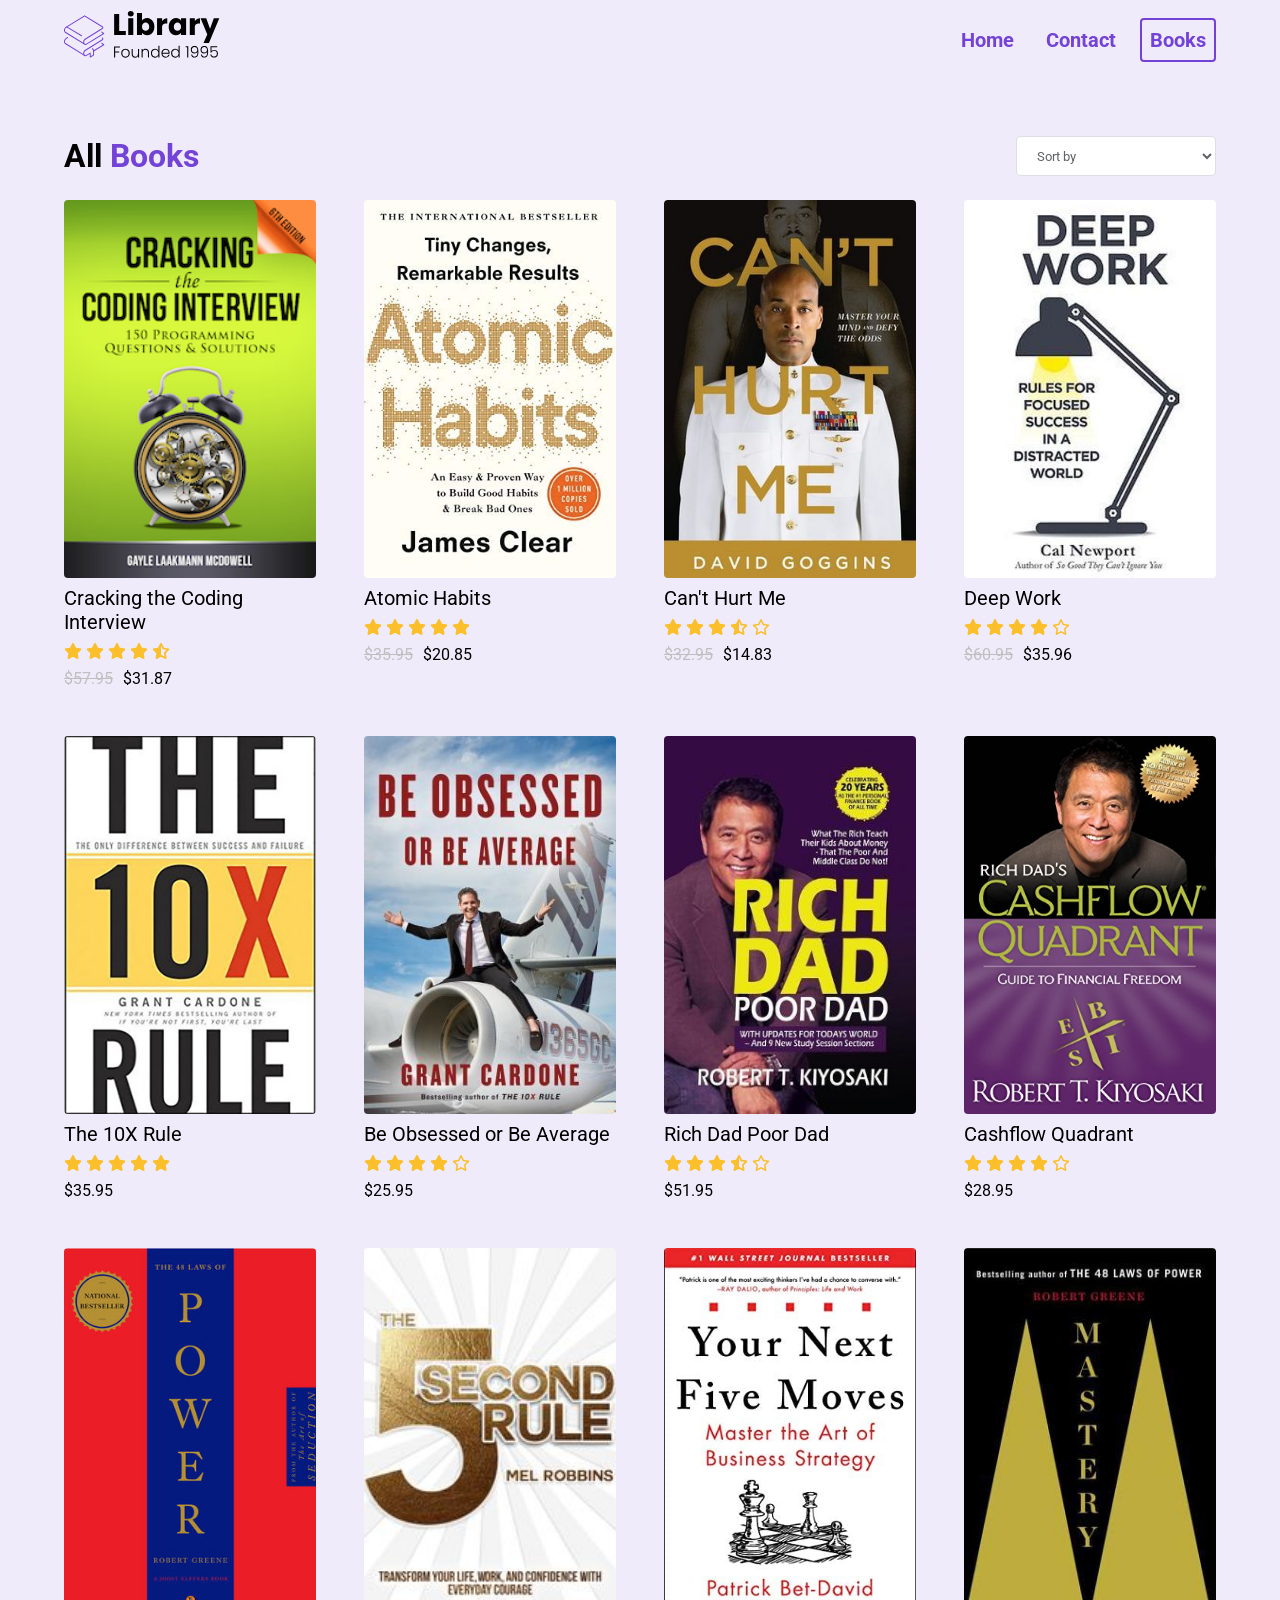
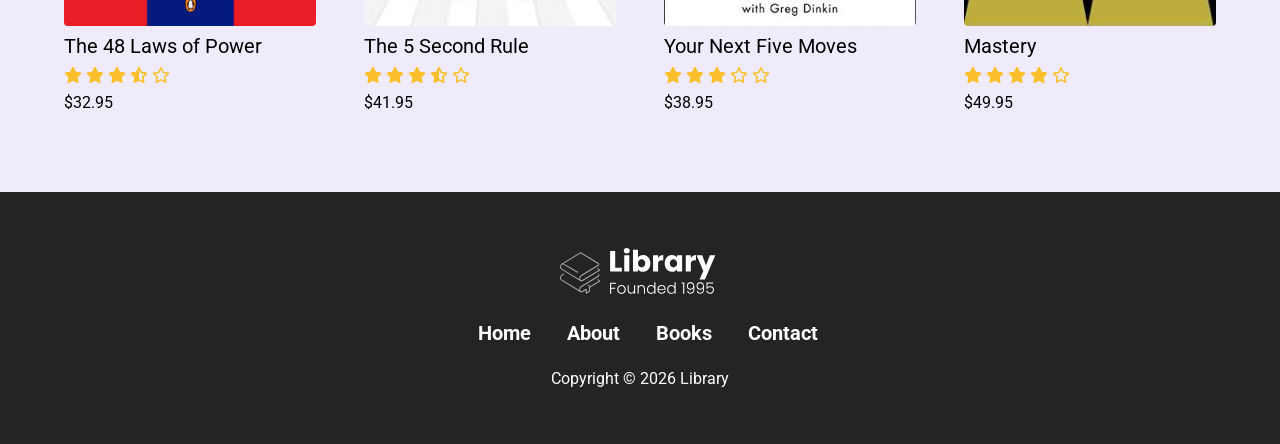
<file: books.html>
<!DOCTYPE html>
<html lang="en">

<head>
  <meta charset="UTF-8">
  <meta http-equiv="X-UA-Compatible" content="IE=edge">
  <meta name="viewport" content="width=device-width, initial-scale=1.0">
  <title>Library</title>
  <link rel="stylesheet" href="styles.css">
  <!-- UPDATE: using css version of font awesome so no need for kit -->
  <link rel="stylesheet" href="https://cdnjs.cloudflare.com/ajax/libs/font-awesome/6.4.0/css/all.min.css">
  <script src="index.js" defer></script>
  <script src="books.js" defer></script>
</head>

<body id="books__body">
  <section>
    <nav>
      <div class="nav__container">
        <a href="index.html"><img class="logo" src="assets/Library.svg" alt="Library logo"></a>
        <ul class="nav__links">
          <li><a href="index.html" class="nav__link">Home</a></li>
          <li><span class="nav__link no-cursor">Contact</span></li>
          <li><a href="books.html" class="nav__link nav__link--primary" aria-current="page">Books</a></li>
        </ul>
        <button class="btn__menu" onclick="openMenu()" aria-label="Open navigation menu">
          <i class="fas fa-bars"></i>
        </button>
        <div class="menu__backdrop">
          <button class="btn__menu btn__menu--close" onclick="closeMenu()" aria-label="Close menu">
            <i class="fas fa-times"></i>
          </button>
          <ul class="menu__links">
            <li class="menu__list">
              <a href="index.html" class="menu__link" onclick="closeMenu()">Home</a>
            </li>
            <li class="menu__list">
              <a href="books.html" class="menu__link" onclick="closeMenu()">Books</a>
            </li>
            <li class="menu__list">
              <a class="menu__link no-cursor" onclick="closeMenu()">Contacts</a>
            </li>
          </ul>
        </div>
      </div>
    </nav>
  </section>

  <main id="books__main">
    <section>
      <div class="container">
        <div class="row">
          <div class="books__header">
            <h2 class="section__title books__header--title">All <span class="purple">Books</span>
            </h2>
            <select id="filter" aria-label="Sort books">
              <option value="" disabled selected>Sort by</option>
              <option value="price-low">Price: Low to High</option>
              <option value="price-high">Price: High to Low</option>
              <option value="rating">Rating</option>
            </select>
          </div>
          <div class="books__loading" id="books-loading" role="status" hidden>
            <span class="books__loading--spinner" aria-hidden="true"></span>
            <p>Loading books...</p>
          </div>
          <div class="books" id="books-list">
<div class="book" data-price="31.87" data-rating="4.5">

              <figure class="book__img--wrapper">
                <img
                  class="book__img"
                  src="./assets/crack the coding interview.png"
                  alt="Cracking the Coding Interview"
                />
              </figure>

              <div class="book__title">
                Cracking the Coding Interview
              </div>

              <div class="book__ratings" role="img" aria-label="4.5 out of 5 stars">
                <i class="fa-solid fa-star" aria-hidden="true"></i>
                <i class="fa-solid fa-star" aria-hidden="true"></i>
                <i class="fa-solid fa-star" aria-hidden="true"></i>
                <i class="fa-solid fa-star" aria-hidden="true"></i>
                <i class="fa-solid fa-star-half-stroke" aria-hidden="true"></i>
              </div>

              <div class="book__price">
                <span class="book__price--normal">$57.95</span> $31.87
              </div>

            </div>
<div class="book" data-price="20.85" data-rating="5">

              <figure class="book__img--wrapper">
                <img
                  class="book__img"
                  src="./assets/atomic habits.jpg"
                  alt="Atomic Habits"
                />
              </figure>

              <div class="book__title">
                Atomic Habits
              </div>

              <div class="book__ratings" role="img" aria-label="5 out of 5 stars">
                <i class="fa-solid fa-star" aria-hidden="true"></i>
                <i class="fa-solid fa-star" aria-hidden="true"></i>
                <i class="fa-solid fa-star" aria-hidden="true"></i>
                <i class="fa-solid fa-star" aria-hidden="true"></i>
                <i class="fa-solid fa-star" aria-hidden="true"></i>
              </div>

              <div class="book__price">
                <span class="book__price--normal">$35.95</span> $20.85
              </div>

            </div>
<div class="book" data-price="14.83" data-rating="3.5">

              <figure class="book__img--wrapper">
                <img
                  class="book__img"
                  src="./assets/david goggins.jpeg"
                  alt="Can't Hurt Me"
                />
              </figure>

              <div class="book__title">
                Can't Hurt Me
              </div>

              <div class="book__ratings" role="img" aria-label="3.5 out of 5 stars">
                <i class="fa-solid fa-star" aria-hidden="true"></i>
                <i class="fa-solid fa-star" aria-hidden="true"></i>
                <i class="fa-solid fa-star" aria-hidden="true"></i>
                <i class="fa-solid fa-star-half-stroke" aria-hidden="true"></i>
                <i class="fa-regular fa-star" aria-hidden="true"></i>
              </div>

              <div class="book__price">
                <span class="book__price--normal">$32.95</span> $14.83
              </div>

            </div>
<div class="book" data-price="35.96" data-rating="4">

              <figure class="book__img--wrapper">
                <img
                  class="book__img"
                  src="./assets/deep work.jpeg"
                  alt="Deep Work"
                />
              </figure>

              <div class="book__title">
                Deep Work
              </div>

              <div class="book__ratings" role="img" aria-label="4 out of 5 stars">
                <i class="fa-solid fa-star" aria-hidden="true"></i>
                <i class="fa-solid fa-star" aria-hidden="true"></i>
                <i class="fa-solid fa-star" aria-hidden="true"></i>
                <i class="fa-solid fa-star" aria-hidden="true"></i>
                <i class="fa-regular fa-star" aria-hidden="true"></i>
              </div>

              <div class="book__price">
                <span class="book__price--normal">$60.95</span> $35.96
              </div>

            </div>
<div class="book" data-price="35.95" data-rating="5">
              <figure class="book__img--wrapper">
                <img
                  class="book__img"
                  src="./assets/book-1.jpeg"
                  alt="The 10X Rule"
                />
              </figure>

              <div class="book__title">
                The 10X Rule
              </div>

              <div class="book__ratings" role="img" aria-label="5 out of 5 stars">
                <i class="fa-solid fa-star" aria-hidden="true"></i>
                <i class="fa-solid fa-star" aria-hidden="true"></i>
                <i class="fa-solid fa-star" aria-hidden="true"></i>
                <i class="fa-solid fa-star" aria-hidden="true"></i>
                <i class="fa-solid fa-star" aria-hidden="true"></i>
              </div>

              <div class="book__price">
                $35.95
              </div>
            </div>
<div class="book" data-price="25.95" data-rating="4">
              <figure class="book__img--wrapper">
                <img
                  class="book__img"
                  src="./assets/book-2.jpeg"
                  alt="Be Obsessed or Be Average"
                />
              </figure>

              <div class="book__title">
                Be Obsessed or Be Average
              </div>

              <div class="book__ratings" role="img" aria-label="4 out of 5 stars">
                <i class="fa-solid fa-star" aria-hidden="true"></i>
                <i class="fa-solid fa-star" aria-hidden="true"></i>
                <i class="fa-solid fa-star" aria-hidden="true"></i>
                <i class="fa-solid fa-star" aria-hidden="true"></i>
                <i class="fa-regular fa-star" aria-hidden="true"></i>
              </div>

              <div class="book__price">
                $25.95
              </div>
            </div>
<div class="book" data-price="51.95" data-rating="3.5">
              <figure class="book__img--wrapper">
                <img
                  class="book__img"
                  src="./assets/book-3.jpeg"
                  alt="Rich Dad Poor Dad"
                />
              </figure>

              <div class="book__title">
                Rich Dad Poor Dad
              </div>

              <div class="book__ratings" role="img" aria-label="3.5 out of 5 stars">
                <i class="fa-solid fa-star" aria-hidden="true"></i>
                <i class="fa-solid fa-star" aria-hidden="true"></i>
                <i class="fa-solid fa-star" aria-hidden="true"></i>
                <i class="fa-solid fa-star-half-stroke" aria-hidden="true"></i>
                <i class="fa-regular fa-star" aria-hidden="true"></i>
              </div>

              <div class="book__price">
                $51.95
              </div>
            </div>
<div class="book" data-price="28.95" data-rating="4">
              <figure class="book__img--wrapper">
                <img
                  class="book__img"
                  src="./assets/book-4.jpeg"
                  alt="Cashflow Quadrant"
                />
              </figure>

              <div class="book__title">
                Cashflow Quadrant
              </div>

              <div class="book__ratings" role="img" aria-label="4 out of 5 stars">
                <i class="fa-solid fa-star" aria-hidden="true"></i>
                <i class="fa-solid fa-star" aria-hidden="true"></i>
                <i class="fa-solid fa-star" aria-hidden="true"></i>
                <i class="fa-solid fa-star" aria-hidden="true"></i>
                <i class="fa-regular fa-star" aria-hidden="true"></i>
              </div>

              <div class="book__price">
                $28.95
              </div>
            </div>
<div class="book" data-price="32.95" data-rating="3.5">
              <figure class="book__img--wrapper">
                <img
                  class="book__img"
                  src="./assets/book-5.jpeg"
                  alt="The 48 Laws of Power"
                />
              </figure>

              <div class="book__title">
                The 48 Laws of Power
              </div>

              <div class="book__ratings" role="img" aria-label="3.5 out of 5 stars">
                <i class="fa-solid fa-star" aria-hidden="true"></i>
                <i class="fa-solid fa-star" aria-hidden="true"></i>
                <i class="fa-solid fa-star" aria-hidden="true"></i>
                <i class="fa-solid fa-star-half-stroke" aria-hidden="true"></i>
                <i class="fa-regular fa-star" aria-hidden="true"></i>
              </div>

              <div class="book__price">
                $32.95
              </div>
            </div>
<div class="book" data-price="41.95" data-rating="3.5">
              <figure class="book__img--wrapper">
                <img
                  class="book__img"
                  src="./assets/book-6.jpeg"
                  alt="The 5 Second Rule"
                />
              </figure>

              <div class="book__title">
                The 5 Second Rule
              </div>

              <div class="book__ratings" role="img" aria-label="3.5 out of 5 stars">
                <i class="fa-solid fa-star" aria-hidden="true"></i>
                <i class="fa-solid fa-star" aria-hidden="true"></i>
                <i class="fa-solid fa-star" aria-hidden="true"></i>
                <i class="fa-solid fa-star-half-stroke" aria-hidden="true"></i>
                <i class="fa-regular fa-star" aria-hidden="true"></i>
              </div>

              <div class="book__price">
                $41.95
              </div>
            </div>
<div class="book" data-price="38.95" data-rating="3">
              <figure class="book__img--wrapper">
                <img
                  class="book__img"
                  src="./assets/book-7.jpg"
                  alt="Your Next Five Moves"
                />
              </figure>

              <div class="book__title">
                Your Next Five Moves
              </div>

              <div class="book__ratings" role="img" aria-label="3 out of 5 stars">
                <i class="fa-solid fa-star" aria-hidden="true"></i>
                <i class="fa-solid fa-star" aria-hidden="true"></i>
                <i class="fa-solid fa-star" aria-hidden="true"></i>
                <i class="fa-regular fa-star" aria-hidden="true"></i>
                <i class="fa-regular fa-star" aria-hidden="true"></i>
              </div>

              <div class="book__price">
                $38.95
              </div>
            </div>
<div class="book" data-price="49.95" data-rating="4">
              <figure class="book__img--wrapper">
                <img
                  class="book__img"
                  src="./assets/book-8.jpeg"
                  alt="Mastery"
                />
              </figure>

              <div class="book__title">
                Mastery
              </div>

              <div class="book__ratings" role="img" aria-label="4 out of 5 stars">
                <i class="fa-solid fa-star" aria-hidden="true"></i>
                <i class="fa-solid fa-star" aria-hidden="true"></i>
                <i class="fa-solid fa-star" aria-hidden="true"></i>
                <i class="fa-solid fa-star" aria-hidden="true"></i>
                <i class="fa-regular fa-star" aria-hidden="true"></i>
              </div>

              <div class="book__price">
                $49.95
              </div>
            </div>
          </div>
        </div>
      </div>
    </section>
  </main>

  <footer>
    <div class="container">
      <div class="row row__column">
        <a href="index.html">
          <figure class="footer__logo">
            <img src="assets/Library.svg" class="footer__logo--img" alt="Library logo">
          </figure>
        </a>
        <div class="footer__list">
          <a href="index.html" class="footer__link nav__link">Home</a>
          <a class="footer__link no-cursor nav__link">About</a>
          <a href="books.html" class="footer__link nav__link">Books</a>
          <a class="footer__link no-cursor nav__link">Contact</a>
        </div>
        <div class="footer__copyright">Copyright &copy; 2026 Library</div>
      </div>
    </div>
  </footer>
</body>

</html>
</file>
<file: styles.css>
@import url('https://fonts.googleapis.com/css2?family=Roboto:wght@400;500;700&display=swap');
* {
  padding: 0;
  margin: 0;
  box-sizing: border-box;
  font-family: 'Roboto', sans-serif;
}

html {
  scroll-behavior: smooth;
}

body {
  max-width: 100vw;
  overflow-x: hidden;
}

nav {
  height: 80px;
  display: flex;
}

img {
  width: 100%;
}

p {
  line-height: 1.5;
}

a {
  text-decoration: none;
}

a:hover {
  text-decoration: underline;
}



ul {
  display: flex;
}

li {
  list-style-type: none;
}

h1 {
  font-size: 56px;
  color: #7342d6;
  margin-bottom: 24px;
  text-align: center;
}

h2 {
  font-size: 32px;
  margin-bottom: 32px;
  text-align: center;
}

button {
  cursor: pointer;
}

button:active {
  transform: translateY(1px);
}

.btn {
  display: inline-block;
  background-color: #7342d6;
  color: white;
  padding: 12px 24px;
  font-size: 20px;
  border-radius: 4px;
  border: none;
}

.purple {
  color: #7342d6;
}

.logo {
  width: 160px;
}

.nav__container {
  width: 100%;
  max-width: 1200px;
  padding: 0 24px;
  display: flex;
  justify-content: space-between;
  align-items: center;
  margin: 0 auto;
}

.nav__links {
  align-items: center;
}

.nav__link {
  display: inline-block;
  margin-left: 16px;
  text-decoration: none;
  font-size: 20px;
  color: #7342d6;
  font-weight: bold;
  padding: 8px;
}

.nav__link:hover,
.footer__link:hover,
.menu__link:hover {
  text-decoration: none;
}

.nav__link--primary {
  display: inline-block;
  border: 2px solid #7342d6;
  border-radius: 4px;
}

.nav__link--primary:hover {
  text-decoration: none;
}

.btn,
.nav__link--primary,
.highlight__img {
  transition: transform 220ms ease, box-shadow 220ms ease;
}

.btn:hover,
.btn:focus-visible,
.nav__link--primary:hover,
.nav__link--primary:focus-visible {
  transform: translateY(-2px) scale(1.04);
  box-shadow: 0 6px 16px rgba(115, 66, 214, 0.2);
  text-decoration: none;
}

.highlight__img:hover {
  transform: translateY(-3px) scale(1.06);
  box-shadow: 0 6px 16px rgba(115, 66, 214, 0.15);
}

.nav__links .nav__link:not(.nav__link--primary),
.footer__link,
.menu__link {
  position: relative;
  display: inline-block;
}

.nav__links .nav__link:not(.nav__link--primary)::after,
.footer__link::after,
.menu__link::after {
  content: "";
  position: absolute;
  left: 8px;
  right: 8px;
  bottom: 4px;
  height: 2px;
  background-color: currentColor;
  transform: scaleX(0);
  transform-origin: center;
  transition: transform 450ms ease;
}

.footer__link::after {
  bottom: -3px;
}

.menu__link::after {
  left: 0;
  right: 0;
  bottom: -4px;
}

.nav__links .nav__link:not(.nav__link--primary):hover::after,
.nav__links .nav__link:not(.nav__link--primary):focus-visible::after,
.footer__link:hover::after,
.footer__link:focus-visible::after,
.menu__link:hover::after,
.menu__link:focus-visible::after {
  transform: scaleX(1);
}

.btn__menu {
  background-color: transparent;
  font-size: 40px;
  border: none;
  color: #7342d6;
  display: none;
}

.menu__backdrop {
  position: fixed;
  background-color: #242424;
  top: 0;
  left: 0;
  right: 0;
  bottom: 0;
  z-index: 99;
  display: flex;
  align-items: center;
  justify-content: center;
  visibility: hidden;
  transition: all 300ms ease;
  opacity: 0;
  transform: translate(100%);
}

.menu--open {
  max-height: 100vh;
  overflow: hidden;
}

.menu--open .menu__backdrop {
  visibility: visible !important;
  opacity: 1;
  transform: translate(0);
}

.menu__links {
  display: flex;
  flex-direction: column;
  align-items: center;
}

.menu__list {
  padding: 32px 0;
}

.menu__link {
  color: white;
  font-size: 40px;
}

.btn__menu--close {
  position: absolute;
  top: 10px;
  right: 20px;
  padding: 8px;
  color: white;
}


/*

LANDING

*/

#landing {
  background-color: rgba(115, 66, 214, 0.1)
}

header {
  height: calc(100vh - 80px);
}

.header__container {
  width: 100%;
  max-width: 720px;
  margin: 0 auto;
  height: 100%;
  display: flex;
  flex-direction: column;
  justify-content: space-around;
}

.header__description {
  display: flex;
  flex-direction: column;
  align-items: center;
}

.header__img--wrapper {
  padding: 20px;

  /* Added this after the tutorial to
  show it over the wave on larger screens */
  z-index: 50;
}

.container {
  padding: 56px 0;
}

.row {
  width: 100%;
  max-width: 1200px;
  margin: 0 auto;
}

.row__column {
  display: flex;
  flex-direction: column;
  align-items: center;
}

.no-cursor {
  cursor: not-allowed;
}
/*

HIGHLIGHTS

*/

#highlights {
  position: relative;
  max-width: 100vw;
}

#highlights:after,
#highlights:before {
  background: url('assets/wave.svg');
  content: "";
  position: absolute;
  width: 101vw;
  height: 12vw;
  left: 0;
  z-index: 1;
  background-size: cover;
  background-repeat: no-repeat;
}

#highlights:before {
  transform: translateY(-100%);
  top: 1px;
}

#highlights:after {
  transform: translateY(100%) rotate(180deg);
  bottom: 1px;
}

.highlight__wrapper {
  display: flex;
  flex-wrap: wrap;
}

.highlight {
  padding: 0 24px;
  width: calc(100% / 3);
  display: flex;
  align-items: center;
  flex-direction: column;
}

.highlight__para {
  text-align: center;
  max-width: 280px;
}

.highlight__img {
  border: 2px solid #7342d65d;
  color: #7342d6;
  width: 100px;
  height: 100px;
  display: flex;
  align-items: center;
  justify-content: center;
  border-radius: 4px;
  font-size: 32px;
  margin-bottom: 24px;
}

.highlight__subtitle {
  font-size: 20px;
  margin-bottom: 16px;
  text-align: center;
}

/*

FEATURES

*/

#features {
  padding-top: 8vw;
  background-color: rgba(115, 66, 214, 0.1);
}

.books {
  display: flex;
  flex-wrap: wrap;
}

.book {
  width: 25%;
  padding: 24px;
  display: flex;
  flex-direction: column;
  justify-content: flex-start;
}

.book__img {
  width: 100%;
  height: 100%;
  transition: all 300ms ease;
  cursor: not-allowed;
  object-fit: cover;
  object-position: center;
}

.book__img--wrapper {
  width: 100%;
  aspect-ratio: 2 / 3;
  flex-shrink: 0;
  margin-bottom: 8px;
  border-radius: 4px;
  overflow: hidden;
  display: flex;
}

.book:hover .book__img {
  transform: scale(1.03);
}

.book__title {
  font-size: 20px;
  margin-bottom: 8px;
}

.book__title:hover {
  text-decoration: underline;
  cursor: not-allowed;
}

.book__ratings {
  margin-bottom: 8px;
  color: #fabf2a;
}

.book__price--normal {
  text-decoration: line-through;
  padding-right: 6px;
  color: #bfbfbf;
}

/*

EXPLORE

*/

#explore {
  background-color: rgba(115, 66, 214, 0.1);
  padding: 32px 24px;
}

#explore .btn {
  padding: 12px 24px;
}

/*

FOOTER

*/

footer {
  background-color: #242424;
}

.footer__logo {
  display: flex;
}

.footer__logo--img {
  width: 160px;
  filter: grayscale(1) invert(1);
}

.footer__link,
.footer__copyright {
  color: #fff;
}

.footer__list {
  margin: 20px 0 24px 0;
}

.footer__link {
  padding: 0 8px;
  transition: color 300ms ease;
}

.footer__link:hover,
.footer__link:focus-visible {
  color: #7342d6;
}

/*
**

BOOKS PAGE

**
*/

#books__body {
  background-color: rgba(115, 66, 214, 0.1);
  display: flex;
  flex-direction: column;
  min-height: 100vh;
}

#books__main {
  flex: 1;
}

.books__header {
  display: flex;
  flex-wrap: wrap;
  gap: 16px;
  justify-content: space-between;
  align-items: center;
  padding: 0 24px;
}

.books__header--title {
  margin-bottom: 0;
}

select {
  background-color: #fff;
  border-radius: 4px;
  border: 1px solid #dcdfe6;
  color: #606266;
  height: 40px;
  line-height: 40px;
  padding: 0 16px;
  width: 100%;
  max-width: 200px;
}

select:focus-visible,
a:focus-visible,
button:focus-visible {
  outline: 3px solid #7342d6;
  outline-offset: 3px;
}

.books__loading {
  width: 100%;
  display: flex;
  flex-direction: column;
  gap: 16px;
  align-items: center;
  justify-content: center;
  padding-top: 60px;
  font-size: 18px;
  color: #7342d6;
}

.books__loading--spinner {
  width: 48px;
  height: 48px;
  border: 4px solid rgba(115, 66, 214, 0.2);
  border-top-color: #7342d6;
  border-radius: 50%;
  animation: rotate 600ms infinite linear;
}

.home__loading {
  min-height: 100vh;
  padding: 0 24px;
}

.books[hidden],
.books__loading[hidden] {
  display: none;
}

.fa-spinner {
  animation: rotate 600ms infinite linear;
}

@keyframes rotate {
  0% {
    transform: rotate(0);
  }

  100% {
    transform: rotate(360deg);
  }
}

/* SMALL PHONES, TABLETS, LARGE SMARTPHONES */
@media (max-width: 768px) {
  .header__description {
    padding: 0 24px;
  }

  h1 {
    font-size: 40px;
  }

  h2 {
    font-size: 26px;
  }

  button {
    font-size: 18px;
  }

  .book {
    width: 50%;
  }
}


/* SMALL PHONES, LARGE SMARTPHONES */
@media (max-width: 550px) {
  .btn__menu {
    display: block;
  }

  .nav__links {
    display: none;
  }

  .highlight {
    width: 100%;
  }

  .highlight:not(:last-child) {
    margin-bottom: 24px;
  }
}

@media (prefers-reduced-motion: reduce) {
  .books__loading--spinner {
    animation: none;
  }

  .btn,
  .nav__link--primary,
  .highlight__img,
  .footer__link,
  .nav__links .nav__link:not(.nav__link--primary)::after,
  .footer__link::after,
  .menu__link::after {
    transition: none;
  }

  .btn:hover,
  .btn:focus-visible,
  .nav__link--primary:hover,
  .nav__link--primary:focus-visible,
  .highlight__img:hover {
    transform: none;
  }
}
</file>
